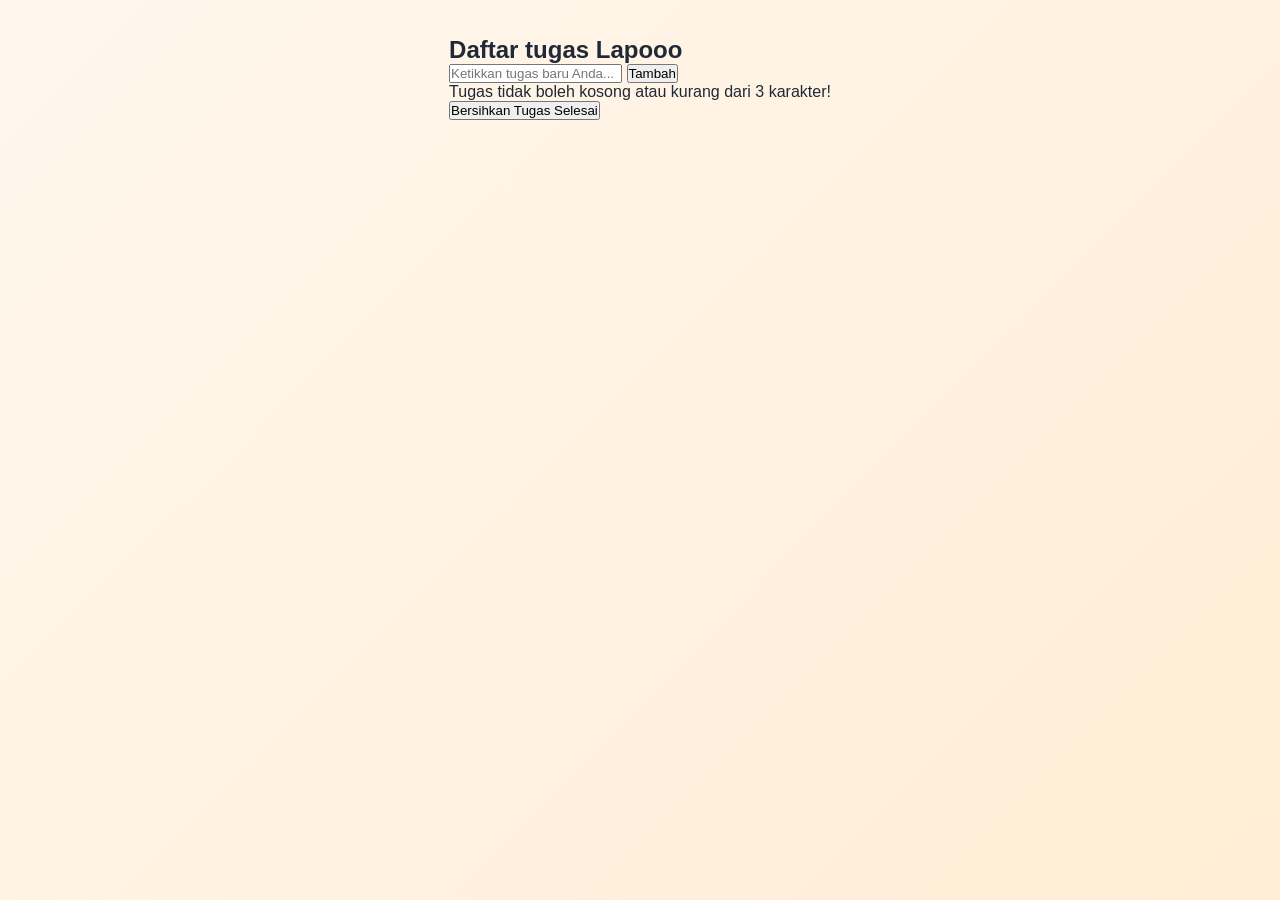
<file: index.html>
<!DOCTYPE html>
<html lang="id">
<head>
    <meta charset="UTF-8">
    <meta name="viewport" content="width=device-width, initial-scale=1.0">
    <title>Aplikasi To-Do List - Modul 5</title>
    <link rel="stylesheet" href="style.css">
</head>
<body>
    <div class="todo-app">
        <h2>Daftar tugas Lapooo</h2>

        <p id="taskCounter"></p>

        <form id="todoForm" novalidate>
            <div class="input-section">
                <input type="text" id="taskInput" placeholder="Ketikkan tugas baru Anda...">
                <button type="submit" class="add-btn">Tambah</button>
            </div>
            <div class="error-message" id="inputError">Tugas tidak boleh kosong atau kurang dari 3 karakter!</div>
        </form>


        <ul class="todo-list" id="todoList"></ul>

        
        <button id="clearCompletedBtn" class="clear-btn">Bersihkan Tugas Selesai</button>
    </div>

    <script src="script.js"></script>
</body>
</html>
</file>
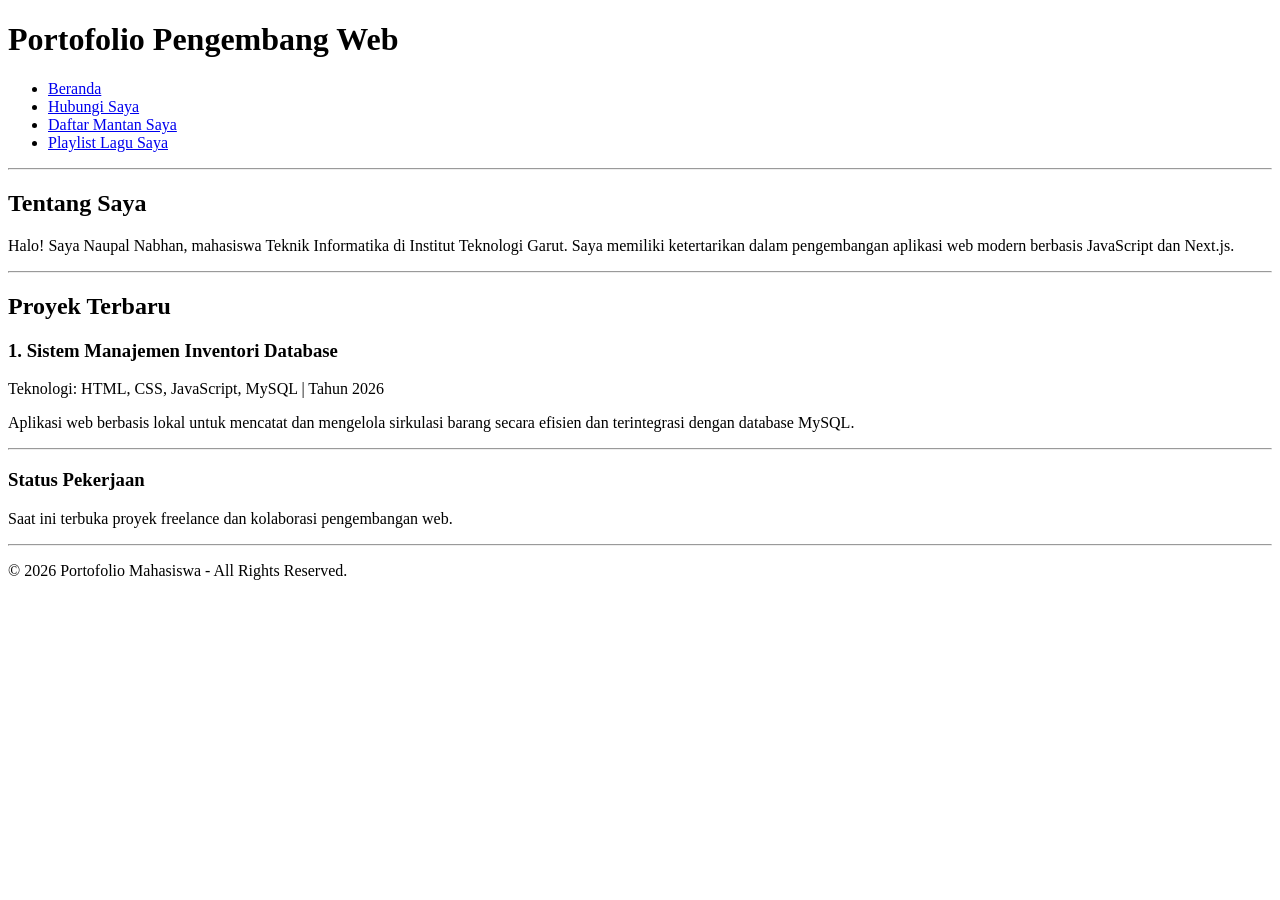
<file: P02/index.html>
<!DOCTYPE html>

<html lang="id">

<head>
    <meta charset="UTF-8">
    <meta name="viewport" content="width=device-width, initial-scale=1.0">
    <title>Modul 2 - Web Portofolio Mahasiswa</title>
</head>

<body>

<header>
    <h1>Portofolio Pengembang Web</h1>

    <nav>
        <ul>
            <li><a href="index.html">Beranda</a></li>
            <li><a href="kontak.html">Hubungi Saya</a></li>
            <li><a href="Daftar mantan.html">Daftar Mantan Saya</a></li>
            <li><a href="Playlist Lagu Saya.html">Playlist Lagu Saya</a></li>
        </ul>
    </nav>
</header>

<hr>

<main>

    <section id="tentang">

        <h2>Tentang Saya</h2>

        <p>
            Halo! Saya Naupal Nabhan, mahasiswa Teknik Informatika
            di Institut Teknologi Garut. Saya memiliki ketertarikan
            dalam pengembangan aplikasi web modern berbasis
            JavaScript dan Next.js.
        </p>

    </section>

    <hr>

    <section id="proyek">

        <h2>Proyek Terbaru</h2>

        <article>

            <header>
                <h3>1. Sistem Manajemen Inventori Database</h3>

                <p>
                    Teknologi: HTML, CSS, JavaScript, MySQL |
                    Tahun <time datetime="2026">2026</time>
                </p>
            </header>

            <p>
                Aplikasi web berbasis lokal untuk mencatat dan
                mengelola sirkulasi barang secara efisien dan
                terintegrasi dengan database MySQL.
            </p>

        </article>

    </section>

    <hr>

    <aside>

        <h3>Status Pekerjaan</h3>

        <p>
            Saat ini terbuka proyek freelance dan kolaborasi
            pengembangan web.
        </p>

    </aside>

</main>

<hr>

<footer>

    <p>
        &copy; 2026 Portofolio Mahasiswa - All Rights Reserved.
    </p>

</footer>

</body>

</html>
</file>
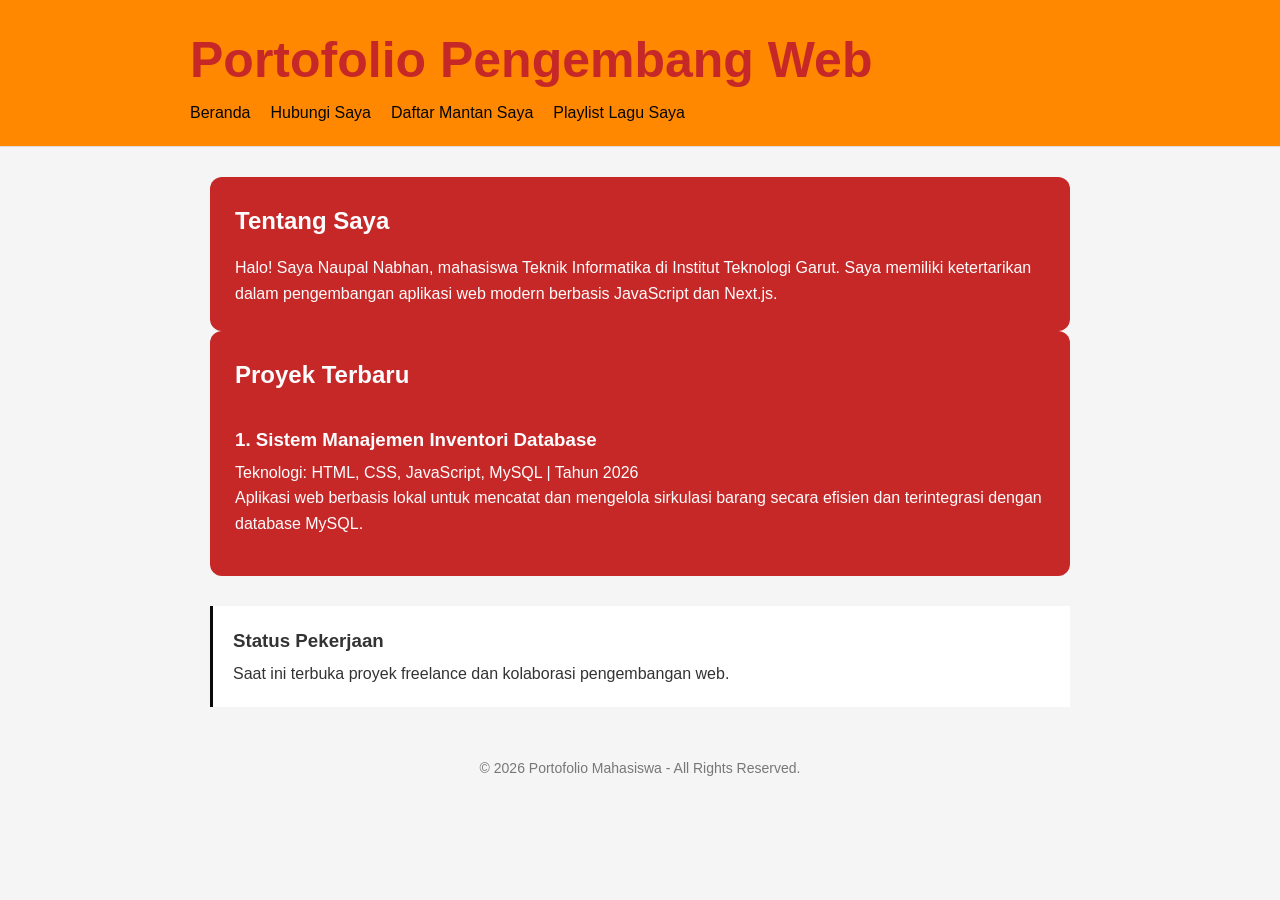
<file: P03/index.html>
<!DOCTYPE html>

<html lang="id">

<head>
    <meta charset="UTF-8">
    <meta name="viewport" content="width=device-width, initial-scale=1.0">
    <title>Modul 2 - Web Portofolio Mahasiswa</title>
    <link rel="stylesheet" href="gaya.css">
</head>

<body>

<header>
    <h1>Portofolio Pengembang Web</h1>

    <nav>
        <ul>
            <li><a href="index.html">Beranda</a></li>
            <li><a href="kontak.html">Hubungi Saya</a></li>
            <li><a href="Daftar mantan.html">Daftar Mantan Saya</a></li>
            <li><a href="Playlist Lagu Saya.html">Playlist Lagu Saya</a></li>
        </ul>
    </nav>
</header>

<hr>

<main>

    <section class="tentang">

        <h2>Tentang Saya</h2>

        <p>
            Halo! Saya Naupal Nabhan, mahasiswa Teknik Informatika
            di Institut Teknologi Garut. Saya memiliki ketertarikan
            dalam pengembangan aplikasi web modern berbasis
            JavaScript dan Next.js.
        </p>

    </section>

    <hr>

    <section class="tentang">

        <h2>Proyek Terbaru</h2>

        <article>

            <header>
                <h3>1. Sistem Manajemen Inventori Database</h3>

                <p>
                    Teknologi: HTML, CSS, JavaScript, MySQL |
                    Tahun <time datetime="2026">2026</time>
                </p>
            </header>

            <p>
                Aplikasi web berbasis lokal untuk mencatat dan
                mengelola sirkulasi barang secara efisien dan
                terintegrasi dengan database MySQL.
            </p>

        </article>

    </section>

    <hr>

    <aside>

        <h3>Status Pekerjaan</h3>

        <p>
            Saat ini terbuka proyek freelance dan kolaborasi
            pengembangan web.
        </p>

    </aside>

</main>

<hr>

<footer>

    <p>
        &copy; 2026 Portofolio Mahasiswa - All Rights Reserved.
    </p>

</footer>

</body>

</html>
</file>
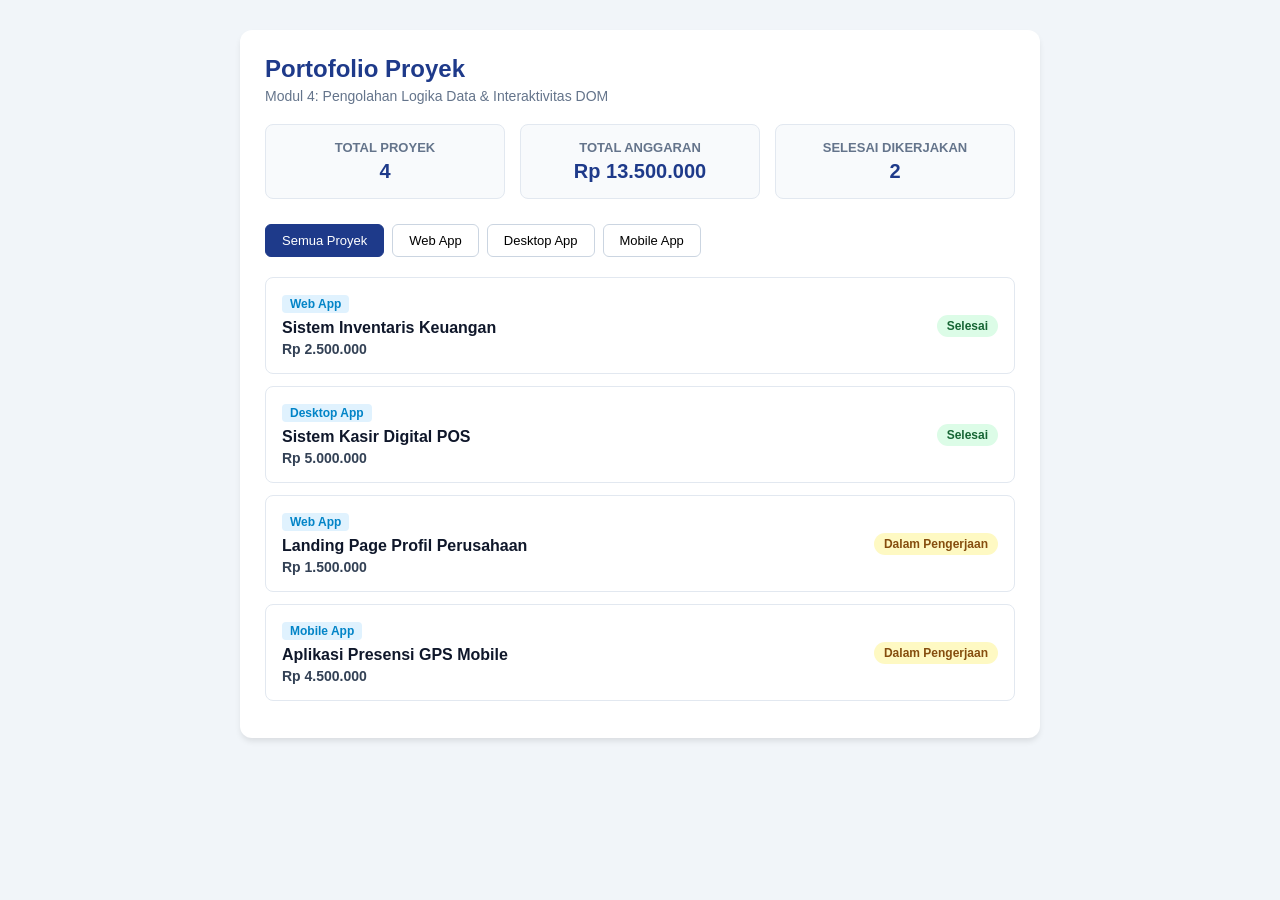
<file: P04/index.html>
<!DOCTYPE html>
<html lang="id">
<head>
    <meta charset="UTF-8">
    <meta name="viewport" content="width=device-width, initial-scale=1.0">
    <title>Dashboard Portofolio Proyek - Modul 4</title>

    <style>
        * {
            box-sizing: border-box;
            margin: 0;
            padding: 0;
            font-family: 'Segoe UI', Tahoma, Geneva, sans-serif;
        }

        body {
            background-color: #f1f5f9;
            color: #0f172a;
            padding: 30px 15px;
        }

        .container {
            max-width: 800px;
            margin: 0 auto;
            background: #ffffff;
            border-radius: 12px;
            padding: 25px;
            box-shadow: 0 4px 6px -1px rgba(0, 0, 0, 0.1);
        }

        h1 {
            color: #1e3a8a;
            font-size: 24px;
            margin-bottom: 5px;
        }

        p.subtitle {
            color: #64748b;
            margin-bottom: 20px;
            font-size: 14px;
        }

        .stats-grid {
            display: grid;
            grid-template-columns: repeat(auto-fit, minmax(200px, 1fr));
            gap: 15px;
            margin-bottom: 25px;
        }

        .stat-card {
            background: #f8fafc;
            border: 1px solid #e2e8f0;
            border-radius: 8px;
            padding: 15px;
            text-align: center;
        }

        .stat-card h3 {
            font-size: 13px;
            color: #64748b;
            text-transform: uppercase;
            margin-bottom: 5px;
        }

        .stat-card p {
            font-size: 20px;
            font-weight: bold;
            color: #1e3a8a;
        }

        .filter-group {
            display: flex;
            gap: 8px;
            margin-bottom: 20px;
            flex-wrap: wrap;
        }

        .btn-filter {
            padding: 8px 16px;
            border: 1px solid #cbd5e1;
            background: #ffffff;
            border-radius: 6px;
            cursor: pointer;
            font-size: 13px;
            font-weight: 500;
            transition: all 0.2s;
        }

        .btn-filter.active,
        .btn-filter:hover {
            background: #1e3a8a;
            color: #ffffff;
            border-color: #1e3a8a;
        }

        .project-card {
            border: 1px solid #e2e8f0;
            border-radius: 8px;
            padding: 16px;
            margin-bottom: 12px;
            display: flex;
            justify-content: space-between;
            align-items: center;
            background: #ffffff;
            transition: transform 0.15s ease;
        }

        .project-card:hover {
            transform: translateY(-2px);
            box-shadow: 0 4px 6px rgba(0, 0, 0, 0.05);
        }

        .project-info h4 {
            font-size: 16px;
            color: #0f172a;
            margin-bottom: 4px;
        }

        .project-category {
            display: inline-block;
            font-size: 12px;
            color: #0284c7;
            background: #e0f2fe;
            padding: 2px 8px;
            border-radius: 4px;
            margin-bottom: 6px;
            font-weight: 600;
        }

        .project-budget {
            font-size: 14px;
            color: #334155;
            font-weight: 600;
        }

        .badge {
            padding: 4px 10px;
            border-radius: 20px;
            font-size: 12px;
            font-weight: 600;
        }

        .badge-success {
            background: #dcfce7;
            color: #166534;
        }

        .badge-pending {
            background: #fef9c3;
            color: #854d0e;
        }
    </style>
</head>

<body>
    <div class="container">

        <h1>Portofolio Proyek</h1>
        <p class="subtitle">
            Modul 4: Pengolahan Logika Data & Interaktivitas DOM
        </p>

        <!-- Kartu Ringkasan Statistik -->
        <div class="stats-grid">
            <div class="stat-card">
                <h3>Total Proyek</h3>
                <p id="stat-total-projects">0</p>
            </div>

            <div class="stat-card">
                <h3>Total Anggaran</h3>
                <p id="stat-total-budget">Rp 0</p>
            </div>

            <div class="stat-card">
                <h3>Selesai Dikerjakan</h3>
                <p id="stat-completed-projects">0</p>
            </div>
        </div>

        <!-- Tombol Filter Kategori -->
        <div class="filter-group">
            <button class="btn-filter active" data-category="Semua">
                Semua Proyek
            </button>

            <button class="btn-filter" data-category="Web App">
                Web App
            </button>

            <button class="btn-filter" data-category="Desktop App">
                Desktop App
            </button>

            <button class="btn-filter" data-category="Mobile App">
                Mobile App
            </button>
        </div>

        <!-- Kontainer Daftar Proyek -->
        <div id="project-list"></div>

    </div>

    <script src="main.js"></script>
</body>
</html>
</file>
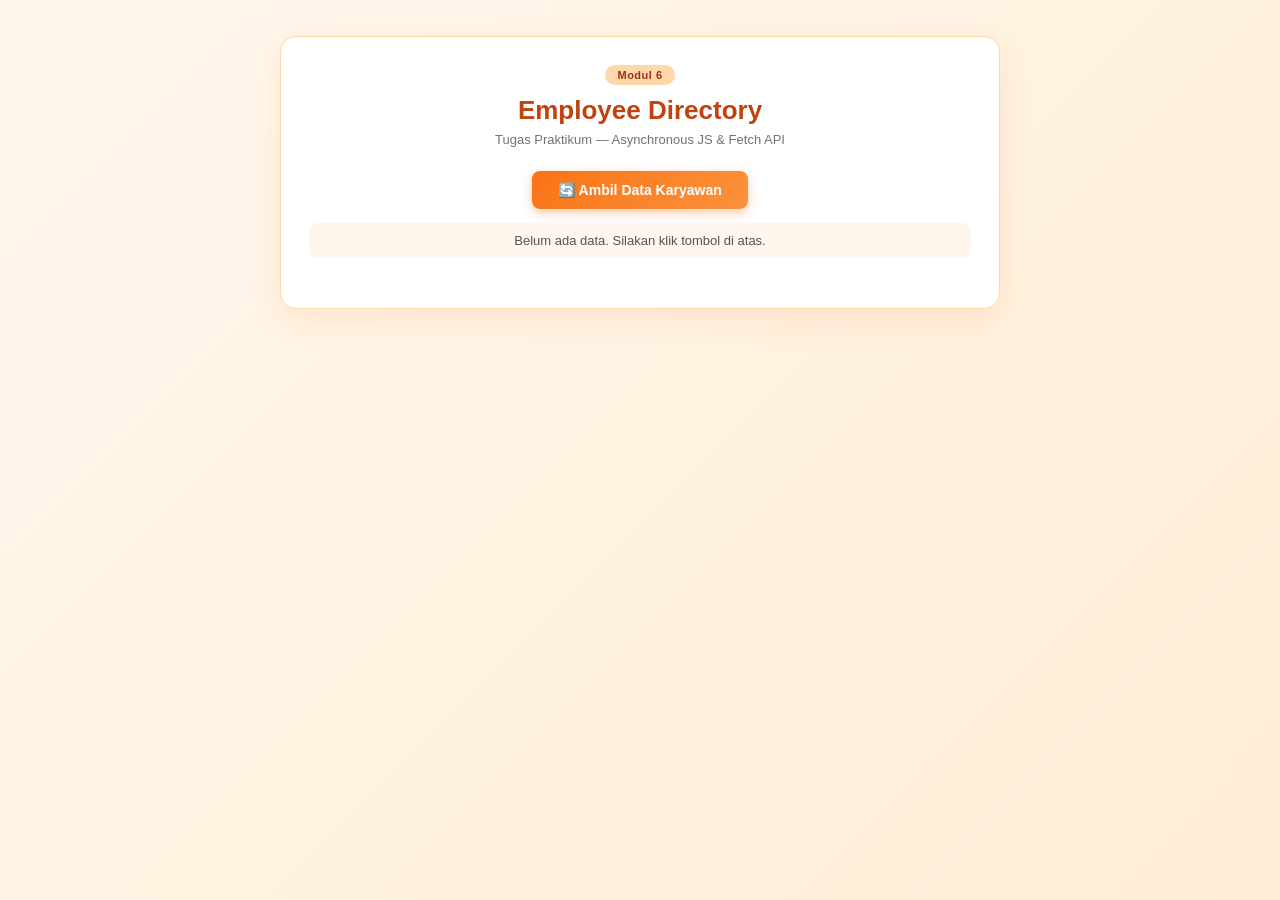
<file: index .html>
<!DOCTYPE html>
<html lang="id">
<head>
    <meta charset="UTF-8">
    <meta name="viewport" content="width=device-width, initial-scale=1.0">
    <title>Tugas Modul 6 - Employee Directory</title>
    <link rel="stylesheet" href="style.css">
    <link rel="icon" href="data:,">
</head>
<body>
    <main class="wrapper">
        <header class="app-header">
            <span class="badge">Modul 6</span>
            <h1>Employee Directory</h1>
            <p class="tagline">Tugas Praktikum — Asynchronous JS & Fetch API</p>
        </header>

        <section class="control-panel">
            <button id="btnLoad" class="btn-load">🔄 Ambil Data Karyawan</button>
            <p id="feedback" class="feedback">Belum ada data. Silakan klik tombol di atas.</p>
        </section>

        <section id="employeeContainer" class="employee-container"></section>
    </main>

    <script src="script.js"></script>
</body>
</html>
</file>
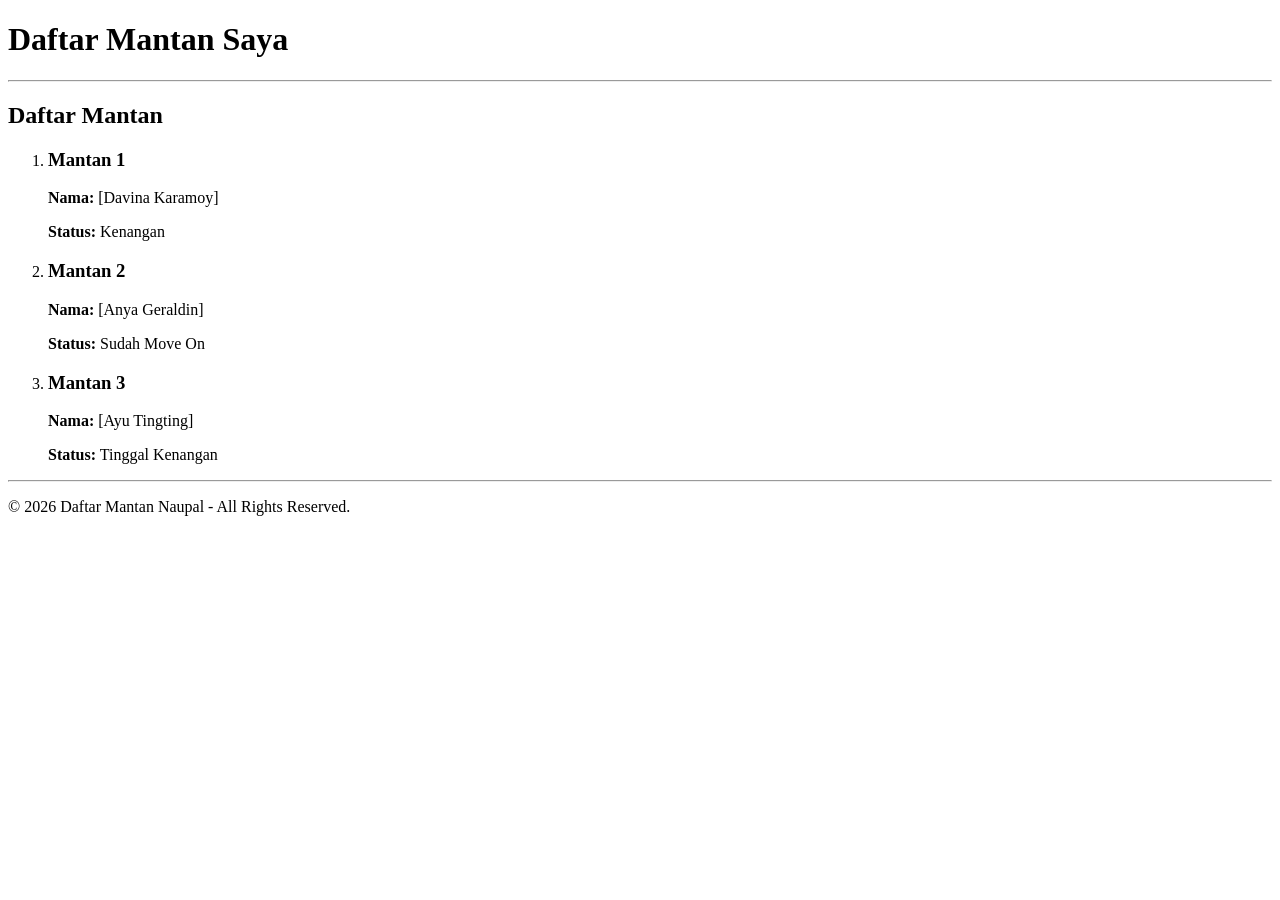
<file: P02/Daftar mantan.html>
<!DOCTYPE html>

<html lang="id">

<head>
    <meta charset="UTF-8">
    <meta name="viewport" content="width=device-width, initial-scale=1.0">
    <title>Daftar Mantan - Naupal</title>
</head>

<body>

<header>
    <h1>Daftar Mantan Saya</h1>
</header>

<hr>

<main>

    <section>
        <h2>Daftar Mantan</h2>

        <ol>

            <li>
                <h3>Mantan 1</h3>
                <p><strong>Nama:</strong> [Davina Karamoy]</p>
                <p><strong>Status:</strong> Kenangan</p>
            </li>

            <li>
                <h3>Mantan 2</h3>
                <p><strong>Nama:</strong> [Anya Geraldin]</p>
                <p><strong>Status:</strong> Sudah Move On</p>
            </li>

            <li>
                <h3>Mantan 3</h3>
                <p><strong>Nama:</strong> [Ayu Tingting]</p>
                <p><strong>Status:</strong> Tinggal Kenangan</p>
            </li>

        </ol>

    </section>

</main>

<hr>

<footer>
    <p>&copy; 2026 Daftar Mantan Naupal - All Rights Reserved.</p>
</footer>

</body>

</html>
</file>
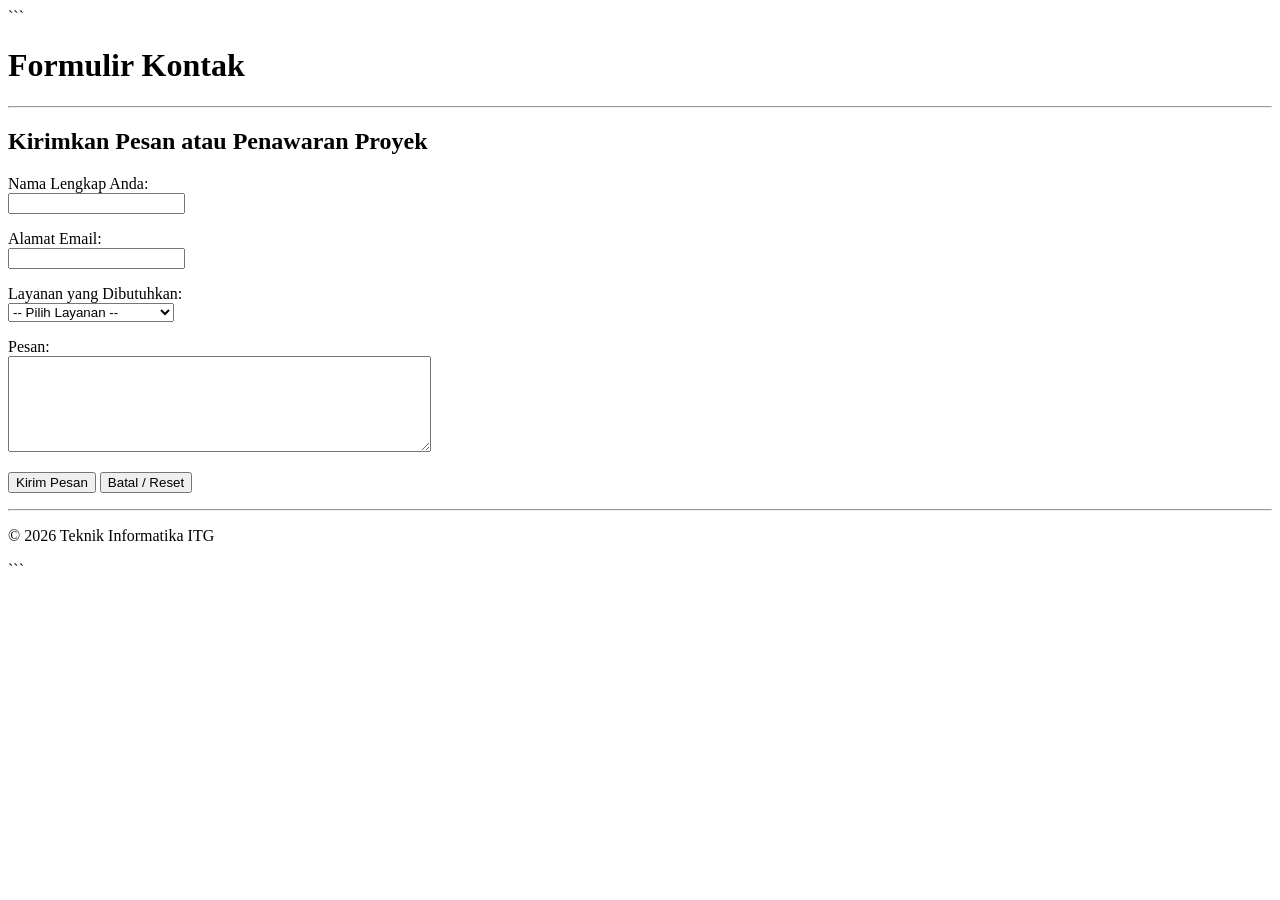
<file: P02/kontak.html>
<!DOCTYPE html>

<html lang="id">

<head>
    <meta charset="UTF-8">
    <meta name="viewport" content="width=device-width, initial-scale=1.0">
    <title>Modul 2 - Form Kontak</title>
</head>

<body>

```
<header>
    <h1>Formulir Kontak</h1>
</header>

<hr>

<main>
    <section>
        <h2>Kirimkan Pesan atau Penawaran Proyek</h2>

        <form>

            <p>
                <label for="nama_pengirim">
                    Nama Lengkap Anda:
                </label>
                <br>
                <input
                    type="text"
                    id="nama_pengirim"
                    name="nama_pengirim"
                >
            </p>

            <p>
                <label for="email_pengirim">
                    Alamat Email:
                </label>
                <br>
                <input
                    type="email"
                    id="email_pengirim"
                    name="email_pengirim"
                >
            </p>

            <p>
                <label for="jenis_layanan">
                    Layanan yang Dibutuhkan:
                </label>
                <br>

                <select
                    id="jenis_layanan"
                    name="jenis_layanan"
                >
                    <option value="">
                        -- Pilih Layanan --
                    </option>

                    <option value="web">
                        Pembuatan Web
                    </option>

                    <option value="app">
                        Pengembangan Aplikasi
                    </option>

                    <option value="other">
                        Lain-lain
                    </option>
                </select>
            </p>

            <p>
                <label for="pesan">
                    Pesan:
                </label>
                <br>

                <textarea
                    id="pesan"
                    name="pesan"
                    rows="6"
                    cols="50"
                ></textarea>
            </p>

            <p>
                <button type="submit">
                    Kirim Pesan
                </button>

                <button type="reset">
                    Batal / Reset
                </button>
            </p>

        </form>
    </section>
</main>

<hr>

<footer>
    <p>&copy; 2026 Teknik Informatika ITG</p>
</footer>
```

</body>

</html>
</file>
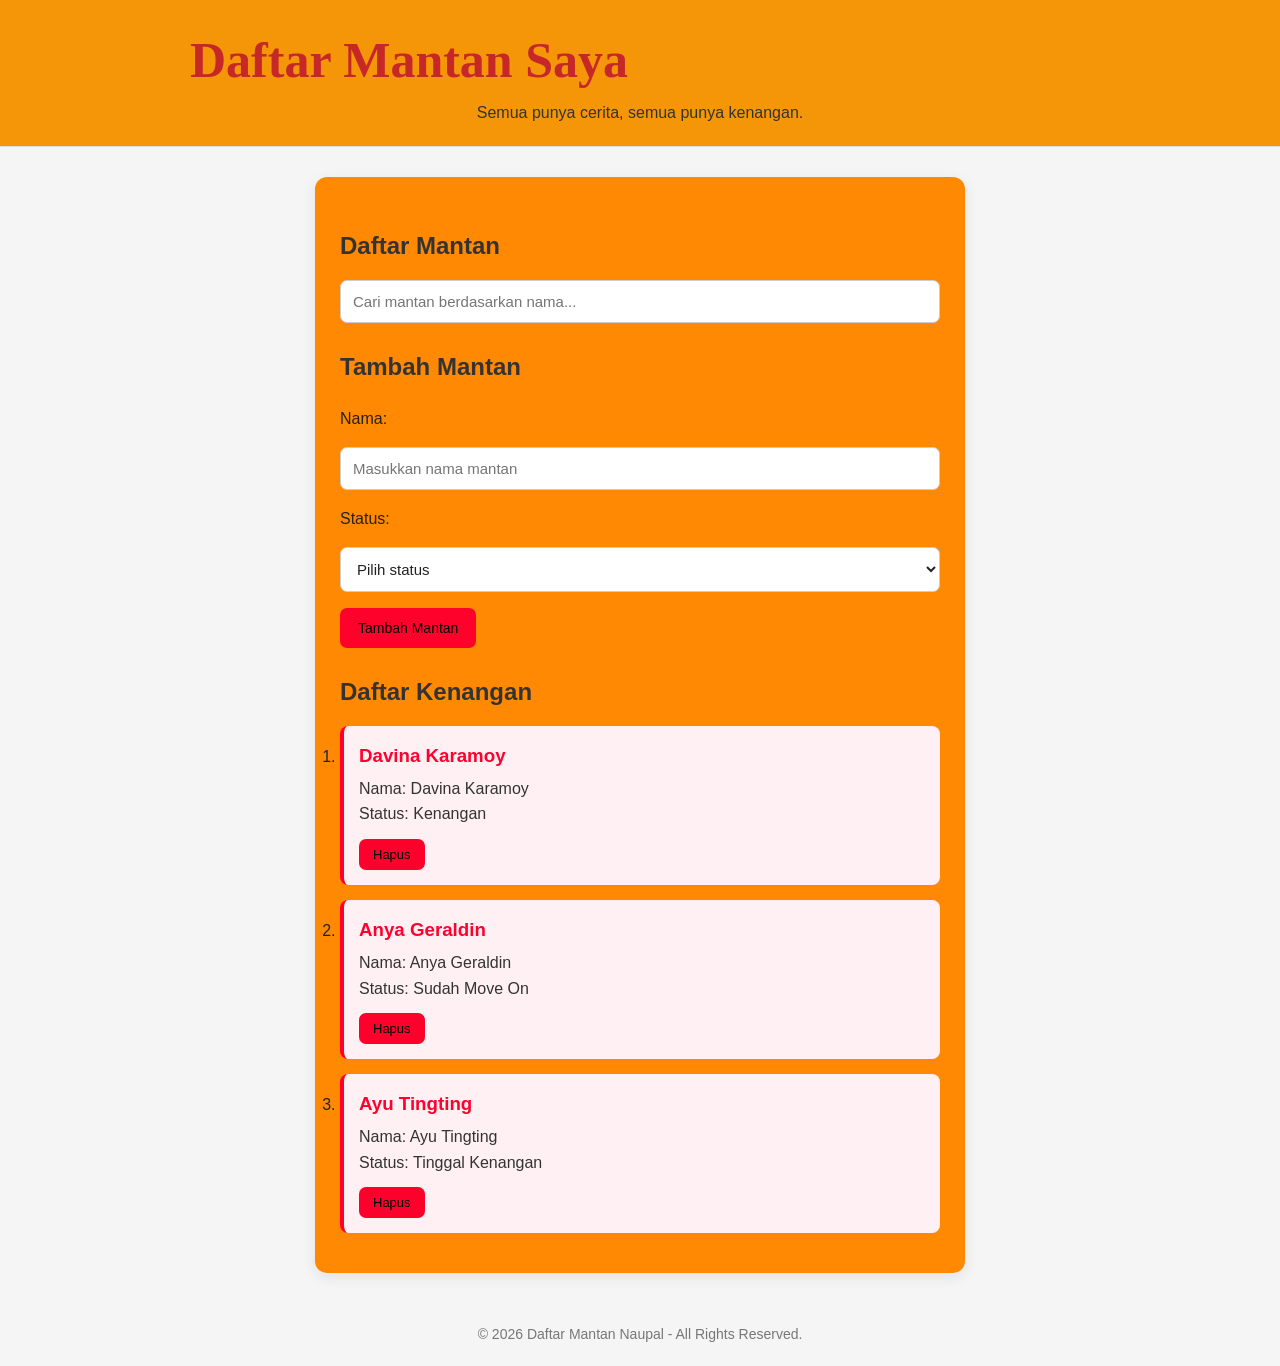
<file: P03/Daftar mantan.html>
<!DOCTYPE html>
<html lang="id">
<head>
    <meta charset="UTF-8">
    <meta name="viewport" content="width=device-width, initial-scale=1.0">
    <title>Daftar Mantan - Naupal</title>
    <link rel="stylesheet" href="mantan.css">
</head>

<body>

<header>
    <h1>Daftar Mantan Saya</h1>
    <p>Semua punya cerita, semua punya kenangan.</p>
</header>

<hr>

<main>
    <section class="Mantan">
        <h2>Daftar Mantan</h2>

        <!-- Fitur Searching -->
        <input
            type="text"
            id="searchMantan"
            placeholder="Cari mantan berdasarkan nama..."
        >

        <!-- Fitur Tambah Mantan -->
        <h2>Tambah Mantan</h2>

        <form id="formMantan">
            <label for="nama">Nama:</label>
            <input
                type="text"
                id="nama"
                placeholder="Masukkan nama mantan"
                required
            >

            <label for="status">Status:</label>
            <select id="status" required>
                <option value="">Pilih status</option>
                <option value="Kenangan">Kenangan</option>
                <option value="Sudah Move On">Sudah Move On</option>
                <option value="Teman">Teman</option>
                <option value="Tinggal Kenangan">Tinggal Kenangan</option>
            </select>

            <button type="submit">Tambah Mantan</button>
        </form>

        <!-- Daftar Mantan -->
        <h2>Daftar Kenangan</h2>
        <ol id="daftarMantan"></ol>

        <p id="pesanKosong" hidden>
            Mantan tidak ditemukan.
        </p>
    </section>
</main>

<hr>

<footer>
    <p>&copy; 2026 Daftar Mantan Naupal - All Rights Reserved.</p>
</footer>

<script>
    // Data awal
    const dataAwal = [
        { nama: "Davina Karamoy", status: "Kenangan" },
        { nama: "Anya Geraldin", status: "Sudah Move On" },
        { nama: "Ayu Tingting", status: "Tinggal Kenangan" }
    ];

    // Ambil data dari localStorage
    let mantan = JSON.parse(
        localStorage.getItem("daftarMantanNaupal")
    );

    if (!Array.isArray(mantan)) {
        mantan = dataAwal;
        simpanData();
    }

    const form = document.getElementById("formMantan");
    const inputNama = document.getElementById("nama");
    const inputStatus = document.getElementById("status");
    const pencarian = document.getElementById("searchMantan");
    const daftar = document.getElementById("daftarMantan");
    const pesanKosong = document.getElementById("pesanKosong");

    // Simpan data ke browser
    function simpanData() {
        localStorage.setItem(
            "daftarMantanNaupal",
            JSON.stringify(mantan)
        );
    }

    // Tampilkan daftar mantan dan tombol hapus
    function tampilkanMantan(keyword = "") {
        daftar.replaceChildren();

        const hasil = mantan
            .map((item, index) => ({ ...item, index }))
            .filter(item =>
                item.nama.toLowerCase().includes(
                    keyword.trim().toLowerCase()
                )
            );

        hasil.forEach((item) => {
            const li = document.createElement("li");

            const judul = document.createElement("h3");
            judul.textContent = item.nama;

            const nama = document.createElement("p");
            nama.textContent = "Nama: " + item.nama;

            const status = document.createElement("p");
            status.textContent = "Status: " + item.status;

            // Membuat tombol hapus
            const tombolHapus = document.createElement("button");
            tombolHapus.textContent = "Hapus";
            tombolHapus.type = "button";
            tombolHapus.className = "btn-hapus";

            tombolHapus.addEventListener("click", function() {
                const yakin = confirm(
                    "Yakin ingin menghapus " + item.nama + "?"
                );

                if (yakin) {
                    mantan.splice(item.index, 1);

                    simpanData();
                    tampilkanMantan(pencarian.value);
                }
            });

            li.append(judul, nama, status, tombolHapus);
            daftar.appendChild(li);
        });

        pesanKosong.hidden = hasil.length !== 0;
    }

    // Tambah mantan baru
    form.addEventListener("submit", function(event) {
        event.preventDefault();

        const namaBaru = inputNama.value.trim();
        const statusBaru = inputStatus.value;

        if (!namaBaru || !statusBaru) {
            return;
        }

        mantan.push({
            nama: namaBaru,
            status: statusBaru
        });

        simpanData();
        tampilkanMantan(pencarian.value);

        form.reset();
        inputNama.focus();
    });

    // Cari mantan secara langsung
    pencarian.addEventListener("input", function() {
        tampilkanMantan(pencarian.value);
    });

    // Tampilkan data saat halaman dibuka
    tampilkanMantan();
</script>

</body>
</html>
</file>
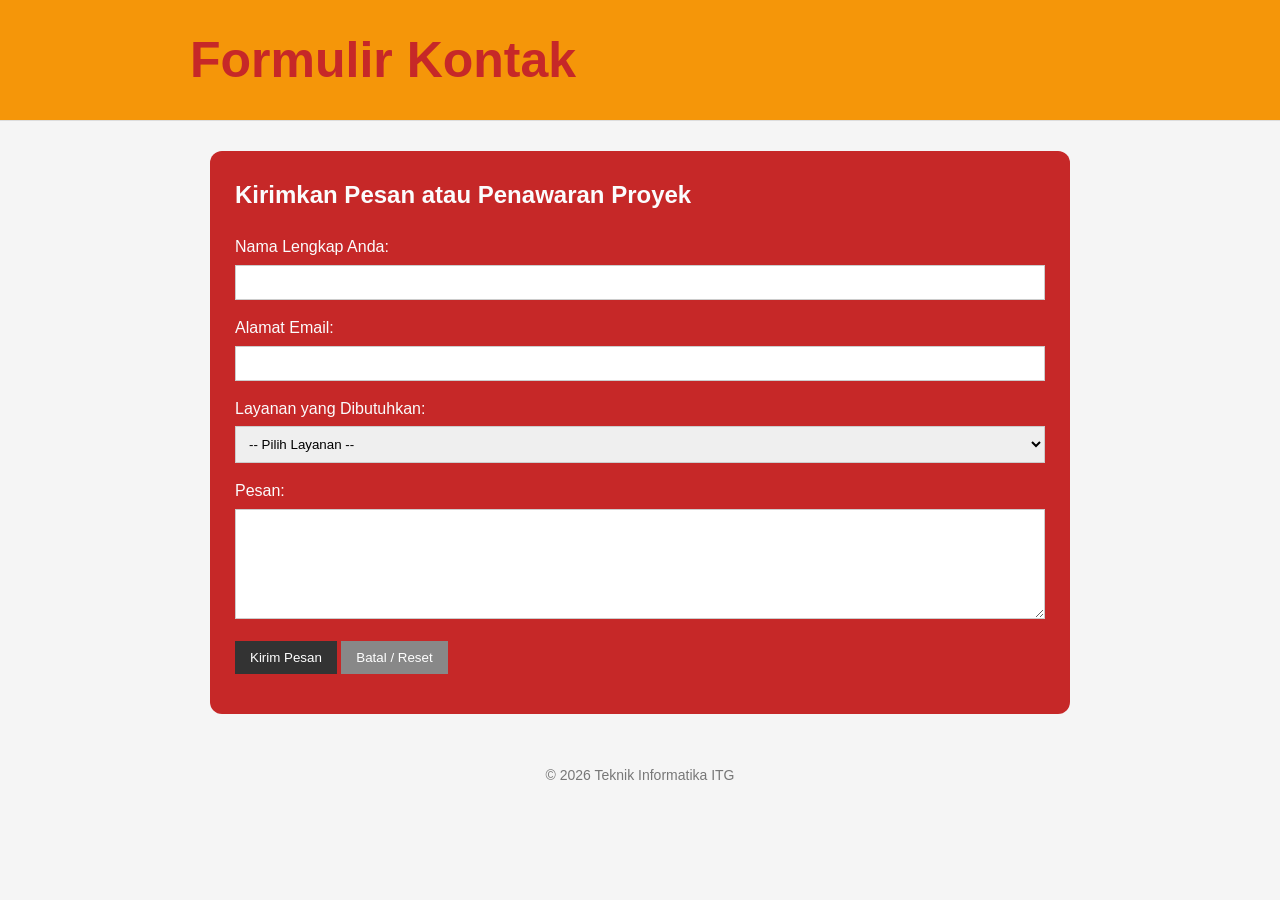
<file: P03/kontak.html>
<!DOCTYPE html>

<html lang="id">

<head>
    <meta charset="UTF-8">
    <meta name="viewport" content="width=device-width, initial-scale=1.0">
    <title>Modul 2 - Form Kontak</title>
    <link rel="stylesheet" href= "kontak.css">
</head>

<body>


<header>
    <h1>Formulir Kontak</h1>
</header>

<hr>

<main>
    <section class="pesan">
        <h2>Kirimkan Pesan atau Penawaran Proyek</h2>

        <form>

            <p>
                <label for="nama_pengirim">
                    Nama Lengkap Anda:
                </label>
                <br>
                <input
                    type="text"
                    id="nama_pengirim"
                    name="nama_pengirim"
                >
            </p>

            <p>
                <label for="email_pengirim">
                    Alamat Email:
                </label>
                <br>
                <input
                    type="email"
                    id="email_pengirim"
                    name="email_pengirim"
                >
            </p>

            <p>
                <label for="jenis_layanan">
                    Layanan yang Dibutuhkan:
                </label>
                <br>

                <select
                    id="jenis_layanan"
                    name="jenis_layanan"
                >
                    <option value="">
                        -- Pilih Layanan --
                    </option>

                    <option value="web">
                        Pembuatan Web
                    </option>

                    <option value="app">
                        Pengembangan Aplikasi
                    </option>

                    <option value="other">
                        Lain-lain
                    </option>
                </select>
            </p>

            <p>
                <label for="pesan">
                    Pesan:
                </label>
                <br>

                <textarea
                    id="pesan"
                    name="pesan"
                    rows="6"
                    cols="50"
                ></textarea>
            </p>

            <p>
                <button type="submit">
                    Kirim Pesan
                </button>

                <button type="reset">
                    Batal / Reset
                </button>
            </p>

        </form>
    </section>
</main>

<hr>

<footer>
    <p>&copy; 2026 Teknik Informatika ITG</p>
</footer>


</body>

</html>
</file>
<file: style.css>
/* Reset ringan */
* {
    margin: 0;
    padding: 0;
    box-sizing: border-box;
}

body {
    font-family: 'Trebuchet MS', 'Segoe UI', sans-serif;
    background: linear-gradient(135deg, #fff7ed 0%, #ffedd5 100%);
    min-height: 100vh;
    padding: 36px 16px;
    display: flex;
    justify-content: center;
    align-items: flex-start;
    color: #1f2937;
}

.wrapper {
    width: 100%;
    max-width: 720px;
    background: #ffffff;
    border-radius: 16px;
    padding: 28px;
    box-shadow: 0 10px 30px rgba(249, 115, 22, 0.12);
    border: 1px solid #fed7aa;
}

/* ===== HEADER ===== */
.app-header {
    text-align: center;
    margin-bottom: 24px;
}

.badge {
    display: inline-block;
    background: #fed7aa;
    color: #9a3412;
    font-size: 11px;
    font-weight: 700;
    padding: 4px 12px;
    border-radius: 999px;
    letter-spacing: 0.5px;
    margin-bottom: 10px;
}

.app-header h1 {
    font-size: 26px;
    color: #c2410c;
    margin-bottom: 6px;
}

.tagline {
    font-size: 13px;
    color: #78716c;
}

/* ===== CONTROL PANEL ===== */
.control-panel {
    display: flex;
    flex-direction: column;
    align-items: center;
    gap: 14px;
    margin-bottom: 22px;
}

.btn-load {
    background: linear-gradient(135deg, #f97316 0%, #fb923c 100%);
    color: #ffffff;
    border: none;
    padding: 11px 26px;
    font-size: 14px;
    font-weight: 700;
    border-radius: 8px;
    cursor: pointer;
    transition: transform 0.15s ease, box-shadow 0.2s ease;
    box-shadow: 0 4px 12px rgba(249, 115, 22, 0.35);
}

.btn-load:hover:not(:disabled) {
    transform: translateY(-2px);
    box-shadow: 0 6px 16px rgba(249, 115, 22, 0.5);
}

.btn-load:disabled {
    background: #fed7aa;
    box-shadow: none;
    cursor: not-allowed;
}

.feedback {
    font-size: 13px;
    color: #57534e;
    text-align: center;
    padding: 10px 16px;
    background: #fff7ed;
    border-radius: 8px;
    width: 100%;
}

.feedback.is-error {
    background: #fee2e2;
    color: #b91c1c;
    font-weight: 600;
}

/* ===== EMPLOYEE CONTAINER ===== */
.employee-container {
    display: flex;
    flex-direction: column;
    gap: 12px;
}

.employee-item {
    display: flex;
    align-items: center;
    gap: 14px;
    background: #fffbf5;
    border: 1px solid #fed7aa;
    border-radius: 10px;
    padding: 14px 16px;
    position: relative;
    transition: background 0.2s, border-color 0.2s;
}

.employee-item:hover {
    background: #ffffff;
    border-color: #fb923c;
}

.avatar {
    width: 46px;
    height: 46px;
    flex-shrink: 0;
    border-radius: 50%;
    background: linear-gradient(135deg, #f97316, #fdba74);
    color: #ffffff;
    font-weight: 700;
    font-size: 15px;
    display: flex;
    align-items: center;
    justify-content: center;
    letter-spacing: 0.5px;
}

.employee-detail {
    flex-grow: 1;
    min-width: 0;
}

.employee-name {
    font-size: 15px;
    font-weight: 700;
    color: #9a3412;
    margin-bottom: 3px;
}

.employee-detail p {
    font-size: 12.5px;
    color: #57534e;
    margin-bottom: 2px;
    white-space: nowrap;
    overflow: hidden;
    text-overflow: ellipsis;
}

.employee-index {
    position: absolute;
    top: 10px;
    right: 14px;
    font-size: 11px;
    font-weight: 700;
    color: #fb923c;
}

/* Responsif */
@media (max-width: 480px) {
    .wrapper {
        padding: 20px 16px;
    }

    .app-header h1 {
        font-size: 22px;
    }

    .employee-item {
        padding: 12px;
    }
}
</file>
<file: P03/gaya.css>
/* Reset */
* {
    margin: 0;
    padding: 0;
    box-sizing: border-box;
}

/* Body */
body {
    font-family: Arial, sans-serif;
    background-color: #f5f5f5;
    color: #333;
    line-height: 1.6;
}

/* Header */
body > header {
    background-color: rgb(255, 136, 0);
    padding: 20px;
    border-bottom: 1px solid #ddd;
}

body > header h1 {
    max-width: 900px;
    margin: auto;
    font-family:  Georgia, sans-serif;
    font-size: 50px;
    color:#C62828;
}

/* Navigation */
nav {
    max-width: 900px;
    margin: auto;
}

nav ul {
    display: flex;
    gap: 20px;
    list-style: none;
}

nav a {
    color: #070707;
    text-decoration: none;
    font-family: Arial;
}

nav a:hover {
    color: #fbfcfd;
}

/* Main */
main {
    max-width: 900px;
    margin: 30px auto;
    padding: 0 20px;
}

/* Section */
section {
    background-color: white;
    padding: 25px;
}

/* Gambar */
main img {
    display: block;
    max-width: 100%;
    height: auto;
    margin: 0;
}

/* Judul */
h2 {
    margin-bottom: 15px;
}

h3 {
    margin-bottom: 5px;
}

/* Project */
#project {
    margin-top: 30px;
}

article {
    padding: 15px 0;
    border-bottom: 1px solid #fc0808;
}

article:last-child {
    border-bottom: none;
}

/* Form */
form {
    margin-top: 20px;
}

form p {
    margin-bottom: 15px;
}

label {
    display: inline-block;
    margin-bottom: 5px;
}

input[type="text"],
input[type="email"],
select,
textarea {
    width: 100%;
    padding: 9px;
    border: 1px solid #ccc;
    font-family: Arial, sans-serif;
}

textarea {
    resize: vertical;
}

/* Button */
button {
    padding: 9px 15px;
    border: none;
    background-color: #000000;
    color: white;
    cursor: pointer;
}

button[type="reset"] {
    background-color: #888;
}

button:hover {
    opacity: 0.8;
}

/* Aside */
aside {
    max-width: 900px;
    margin: 30px auto;
    padding: 20px;
    background-color: white;
    border-left: 3px solid #0a0a0a;
}

/* Footer */
footer {
    padding: 20px;
    text-align: center;
    color: #777;
    font-size: 14px;
}

/* Garis */
hr {
    display: none;
}

/* Tampilan HP */
@media (max-width: 700px) {
    nav ul {
        flex-direction: column;
        gap: 8px;
    }

    main {
        margin-top: 20px;
    }

    main img {
        margin: 0 auto;
    }

    section {
        padding: 20px;
    }
}

.tentang{
    border-radius: 12px;
    background-color: #C62828;
    color: #fbfcfd;

}
</file>
<file: P03/mantan.css>
/* ==============================
   1. RESET
============================== */
* {
    margin: 0;
    padding: 0;
    box-sizing: border-box;
}

/* ==============================
   2. BODY
============================== */
body {
    font-family: Arial, sans-serif;
    background-color: #f5f5f5;
    color: #333;
    line-height: 1.6;
}

/* ==============================
   3. HEADER
============================== */
body > header {
    background-color: rgb(245, 150, 9);
    padding: 20px;
    border-bottom: 1px solid #ddd;
}

body > header h1 {
    max-width: 900px;
    margin: auto;
    font-family: Georgia, serif;
    font-size: 50px;
    color: #C62828;
}

header p {
    text-align: center;
    color: #333;
}

/* ==============================
   4. NAVIGATION
============================== */
nav {
    max-width: 900px;
    margin: auto;
}

nav ul {
    display: flex;
    gap: 20px;
    list-style: none;
}

nav a {
    color: #333;
    text-decoration: none;
}

nav a:hover {
    color: #0d6efd;
}

/* ==============================
   5. MAIN
============================== */
main {
    max-width: 900px;
    margin: 30px auto;
    padding: 0 20px;
}

/* ==============================
   6. SECTION
============================== */
section {
    padding: 25px;
    background-color: white;
}

h2 {
    margin-bottom: 15px;
}

h3 {
    margin-bottom: 5px;
}

/* ==============================
   7. GAMBAR
============================== */
main img {
    display: block;
    max-width: 100%;
    height: auto;
    margin: 0;
}

/* ==============================
   8. PROJECT
============================== */
#project {
    margin-top: 30px;
}

article {
    padding: 15px 0;
    border-bottom: 1px solid #ddd;
}

article:last-child {
    border-bottom: none;
}

/* ==============================
   9. FORM UMUM
============================== */
form {
    margin-top: 20px;
}

form p {
    margin-bottom: 15px;
}

label {
    display: inline-block;
    margin-bottom: 5px;
}

input[type="text"],
input[type="email"],
select,
textarea {
    width: 100%;
    padding: 10px;
    border: 1px solid #ccc;
    border-radius: 6px;
    font-family: Arial, sans-serif;
    font-size: 14px;
}

textarea {
    resize: vertical;
}

/* ==============================
   10. BUTTON UMUM
============================== */
button {
    padding: 9px 15px;
    border: none;
    border-radius: 6px;
    background-color: #333;
    color: rgb(252, 0, 0);
    cursor: pointer;
    font-size: 14px;
}

button[type="reset"] {
    background-color: #888;
}

button:hover {
    opacity: 0.8;
}

/* ==============================
   11. ASIDE
============================== */
aside {
    max-width: 900px;
    margin: 30px auto;
    padding: 20px;
    background-color: white;
    border-left: 3px solid #0d6efd;
}

/* ==============================
   12. FOOTER
============================== */
footer {
    padding: 20px;
    text-align: center;
    color: #777;
    font-size: 14px;
}

/* ==============================
   13. GARIS
============================== */
hr {
    display: none;
}

/* ==============================
   14. DAFTAR MANTAN
============================== */
.Mantan {
    max-width: 650px;
    margin: 25px auto;
    padding: 25px;
    background-color: rgb(255, 137, 2);
    color: #222;
    border-radius: 12px;
    box-shadow: 0 4px 15px #00000015;
}

.Mantan h2 {
    margin-top: 25px;
    color: #333;
}

/* Input pencarian dan form mantan */
#searchMantan,
#formMantan input,
#formMantan select {
    display: block;
    width: 100%;
    padding: 12px;
    margin: 10px 0 16px;
    border: 1px solid #ccc;
    border-radius: 7px;
    font-size: 15px;
    background-color: white;
    color: #222;
}

/* Tombol tambah mantan */
#formMantan button {
    background-color: #ff022c;
    color: black;
    padding: 12px 18px;
    border-radius: 7px;
}

#formMantan button:hover {
    background-color: #ff002f;
}

/* Daftar kenangan */
#daftarMantan li {
    margin: 15px 0;
    padding: 15px;
    background-color: #fff1f3;
    border-radius: 8px;
    border-left: 4px solid #ff002b;
    color: #222;
}

#daftarMantan h3 {
    margin-top: 0;
    color: #ff002f;
}

#daftarMantan p {
    color: #333;
}

/* Pesan ketika mantan tidak ditemukan */
#pesanKosong {
    color: #777;
    text-align: center;
}

/* Tombol hapus */
.btn-hapus {
    margin-top: 12px;
    padding: 8px 14px;
    background-color: #fc012b;
    color: black;
    border: none;
    border-radius: 7px;
    cursor: pointer;
    font-size: 13px;
}

.btn-hapus:hover {
    background-color: #c94059;
}

/* ==============================
   15. RESPONSIVE HP
============================== */
@media (max-width: 700px) {
    body > header h1 {
        font-size: 32px;
    }

    nav ul {
        flex-direction: column;
        gap: 8px;
    }

    main {
        margin-top: 20px;
    }

    main img {
        margin: 0 auto;
    }

    section {
        padding: 20px;
    }

    .Mantan {
        padding: 18px;
    }
}
</file>
<file: P03/kontak.css>
/* Reset */
* {
    margin: 0;
    padding: 0;
    box-sizing: border-box;
}

/* Body */
body {
    font-family: Arial, sans-serif;
    background-color: #f5f5f5;
    color: #333;
    line-height: 1.6;
}

/* Header */
body > header {
    background-color: rgb(245, 150, 9);
    padding: 20px;
    border-bottom: 1px solid #ddd;
}

body > header h1 {
    max-width: 900px;
    margin: auto;
    font-family:  Georgia, sans-serif;
    font-size: 50px;
    color: #C62828;
}

/* Navigation */
nav {
    max-width: 900px;
    margin: auto;
}

nav ul {
    display: flex;
    gap: 20px;
    list-style: none;
}

nav a {
    color: #333;
    text-decoration: none;
}

nav a:hover {
    color: #0d6efd;
}

/* Main */
main {
    max-width: 900px;
    margin: 30px auto;
    padding: 0 20px;
}

/* Section */
section {
    background-color: white;
    padding: 25px;
}

/* Gambar */
main img {
    display: block;
    max-width: 100%;
    height: auto;
    margin: 0;
}

/* Judul */
h2 {
    margin-bottom: 15px;
}

h3 {
    margin-bottom: 5px;
}

/* Project */
#project {
    margin-top: 30px;
}

article {
    padding: 15px 0;
    border-bottom: 1px solid #ddd;
}

article:last-child {
    border-bottom: none;
}

/* Form */
form {
    margin-top: 20px;
}

form p {
    margin-bottom: 15px;
}

label {
    display: inline-block;
    margin-bottom: 5px;
}

input[type="text"],
input[type="email"],
select,
textarea {
    width: 100%;
    padding: 9px;
    border: 1px solid #ccc;
    font-family: Arial, sans-serif;
}

textarea {
    resize: vertical;
}

/* Button */
button {
    padding: 9px 15px;
    border: none;
    background-color: #333;
    color: white;
    cursor: pointer;
}

button[type="reset"] {
    background-color: #888;
}

button:hover {
    opacity: 0.8;
}

/* Aside */
aside {
    max-width: 900px;
    margin: 30px auto;
    padding: 20px;
    background-color: white;
    border-left: 3px solid #0d6efd;
}

/* Footer */
footer {
    padding: 20px;
    text-align: center;
    color: #777;
    font-size: 14px;
}

/* Garis */
hr {
    display: none;
}

/* Tampilan HP */
@media (max-width: 700px) {
    nav ul {
        flex-direction: column;
        gap: 8px;
    }

    main {
        margin-top: 20px;
    }

    main img {
        margin: 0 auto;
    }

    section {
        padding: 20px;
    }
}

.pesan{
    border-radius: 12px;
    background-color: #C62828;
    color: #fbfcfd;

}
</file>
